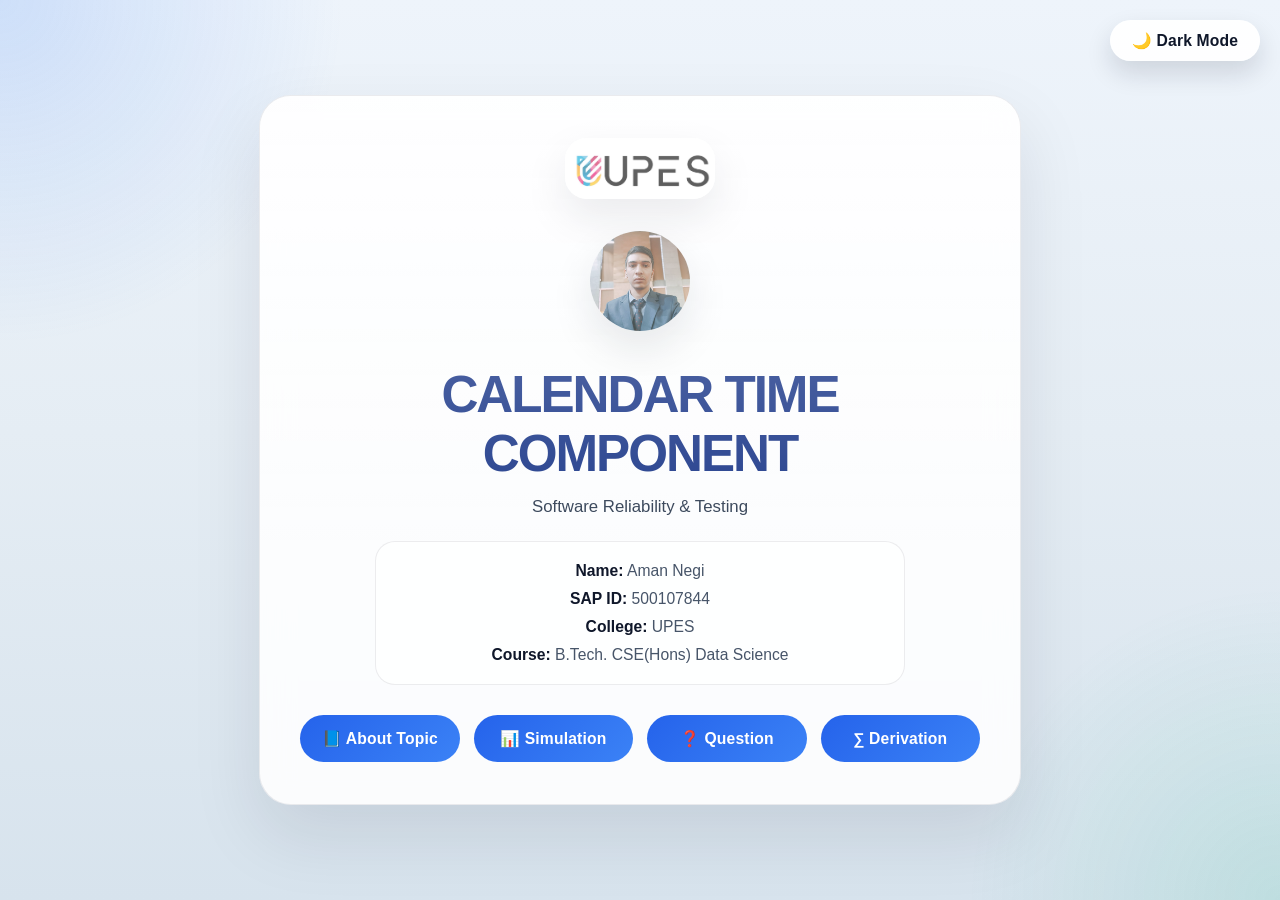
<file: index.html>
<!DOCTYPE html>
<html lang="en">
<head>
    <meta charset="UTF-8">
    <meta name="viewport" content="width=device-width, initial-scale=1.0">
    <title>Software Reliability Project</title>

    <link rel="stylesheet" href="cover.css">
    <script src="theme.js" defer></script>
</head>
<body>

<div class="theme-switcher">
    <button id="themeToggle" class="theme-toggle" onclick="toggleTheme()">🌙 Dark Mode</button>
</div>
<div class="cover-container">

    <!-- LOGO -->
    <img src="UPES.jpg" alt="College Logo" class="logo">
    <img src="profile.jpg" class="profile-pic">
    <!-- BIG TITLE -->
    <h1 class="main-title">CALENDAR TIME COMPONENT</h1>
    <h2 class="subtitle">Software Reliability & Testing</h2>

    <!-- DETAILS -->
    <div class="details">
        <p><b>Name:</b> Aman Negi</p>
        <p><b>SAP ID:</b> 500107844</p>
        <p><b>College:</b> UPES </p>
        <p><b>Course:</b> B.Tech. CSE(Hons) Data Science</p>
    </div>

    <!-- BUTTONS -->
    <div class="buttons">
        <button onclick="goToAbout()">📘 About Topic</button>
        <button onclick="goToSimulation()">📊 Simulation</button>
        <button onclick="goToQuestion()">❓ Question</button>
        <button onclick="goToDerivation()">∑ Derivation</button>
    </div>

</div>

<script>
    function goToAbout() {
        document.body.classList.add("fade-out");
        setTimeout(() => {
            window.location.href = "about.html";
        }, 400);
    }

    function goToSimulation() {
        document.body.classList.add("fade-out");
        setTimeout(() => {
            window.location.href = "simulation.html";
        }, 400);
    }

    function goToQuestion() {
        document.body.classList.add("fade-out");
        setTimeout(() => {
            window.location.href = "question.html";
        }, 400);
    }

    function goToDerivation() {
        document.body.classList.add("fade-out");
        setTimeout(() => {
            window.location.href = "derivation.html";
        }, 400);
    }
</script>

</body>
</html>
</file>
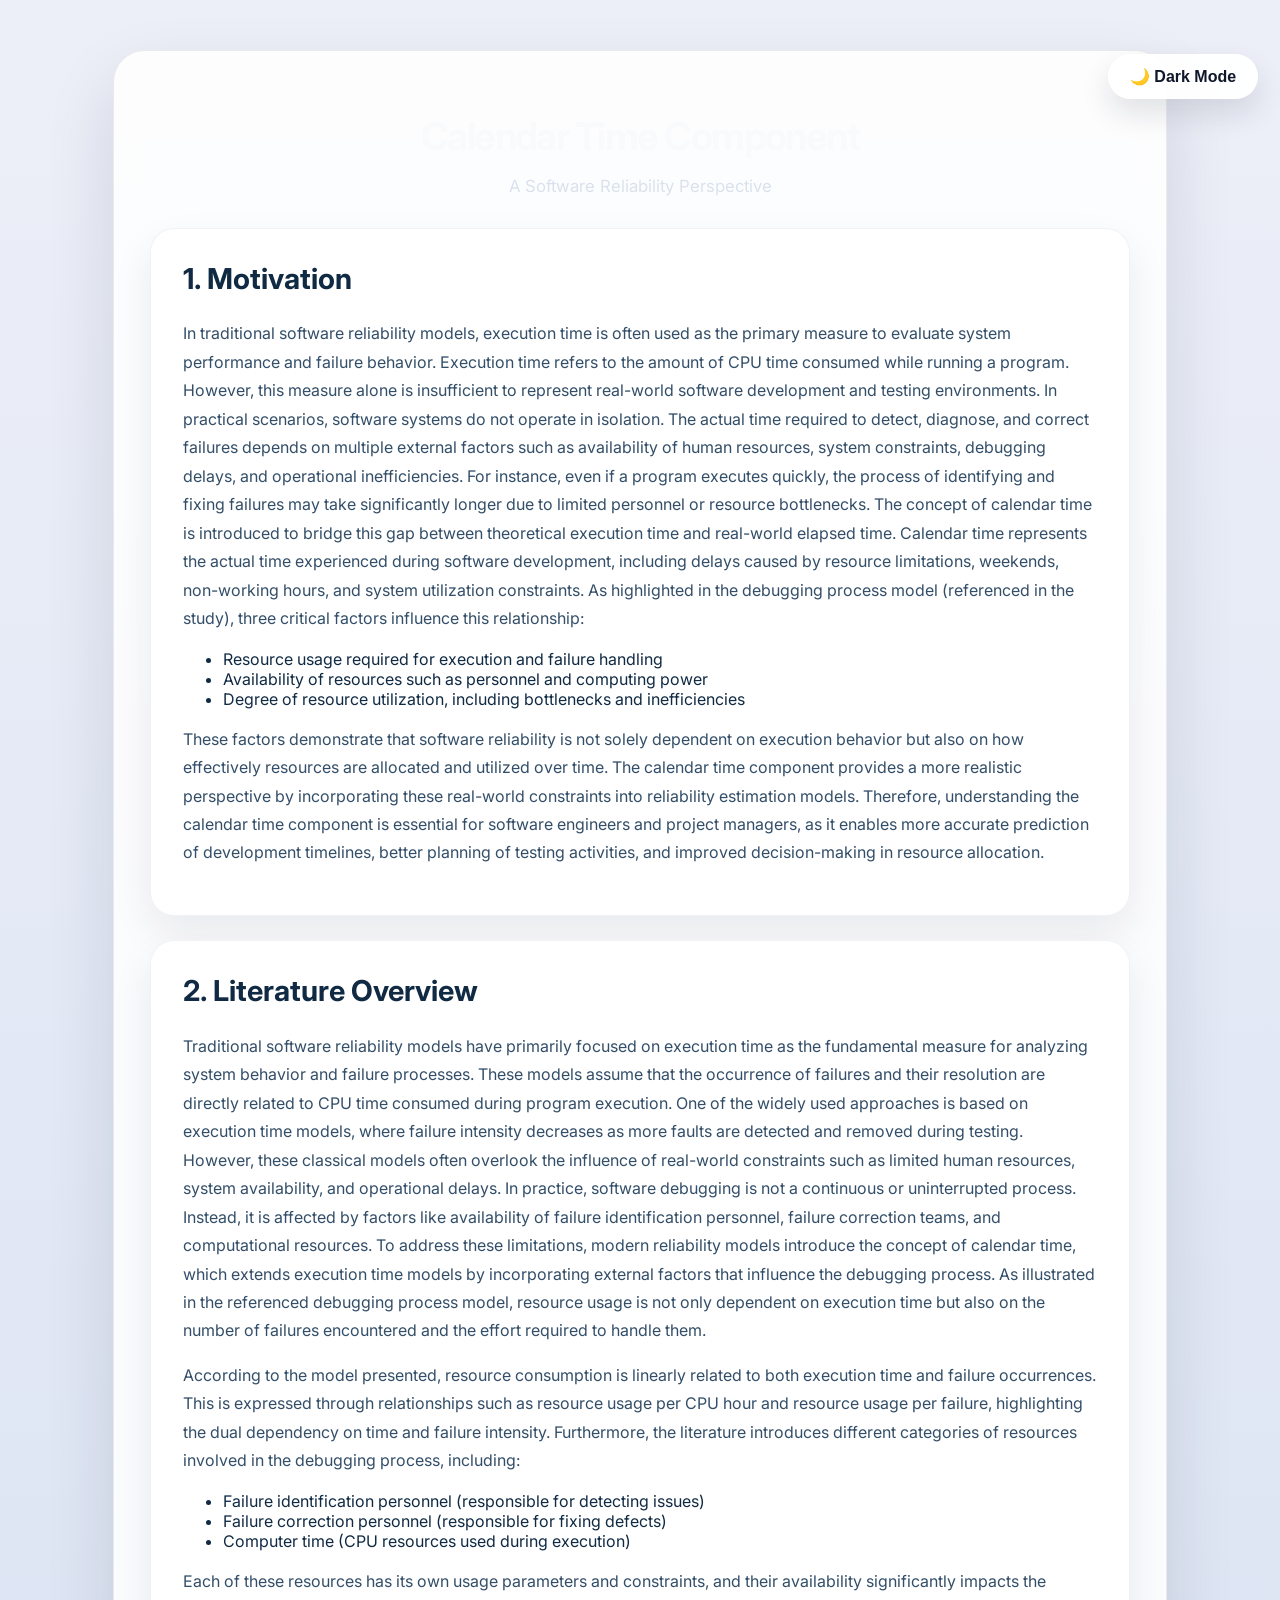
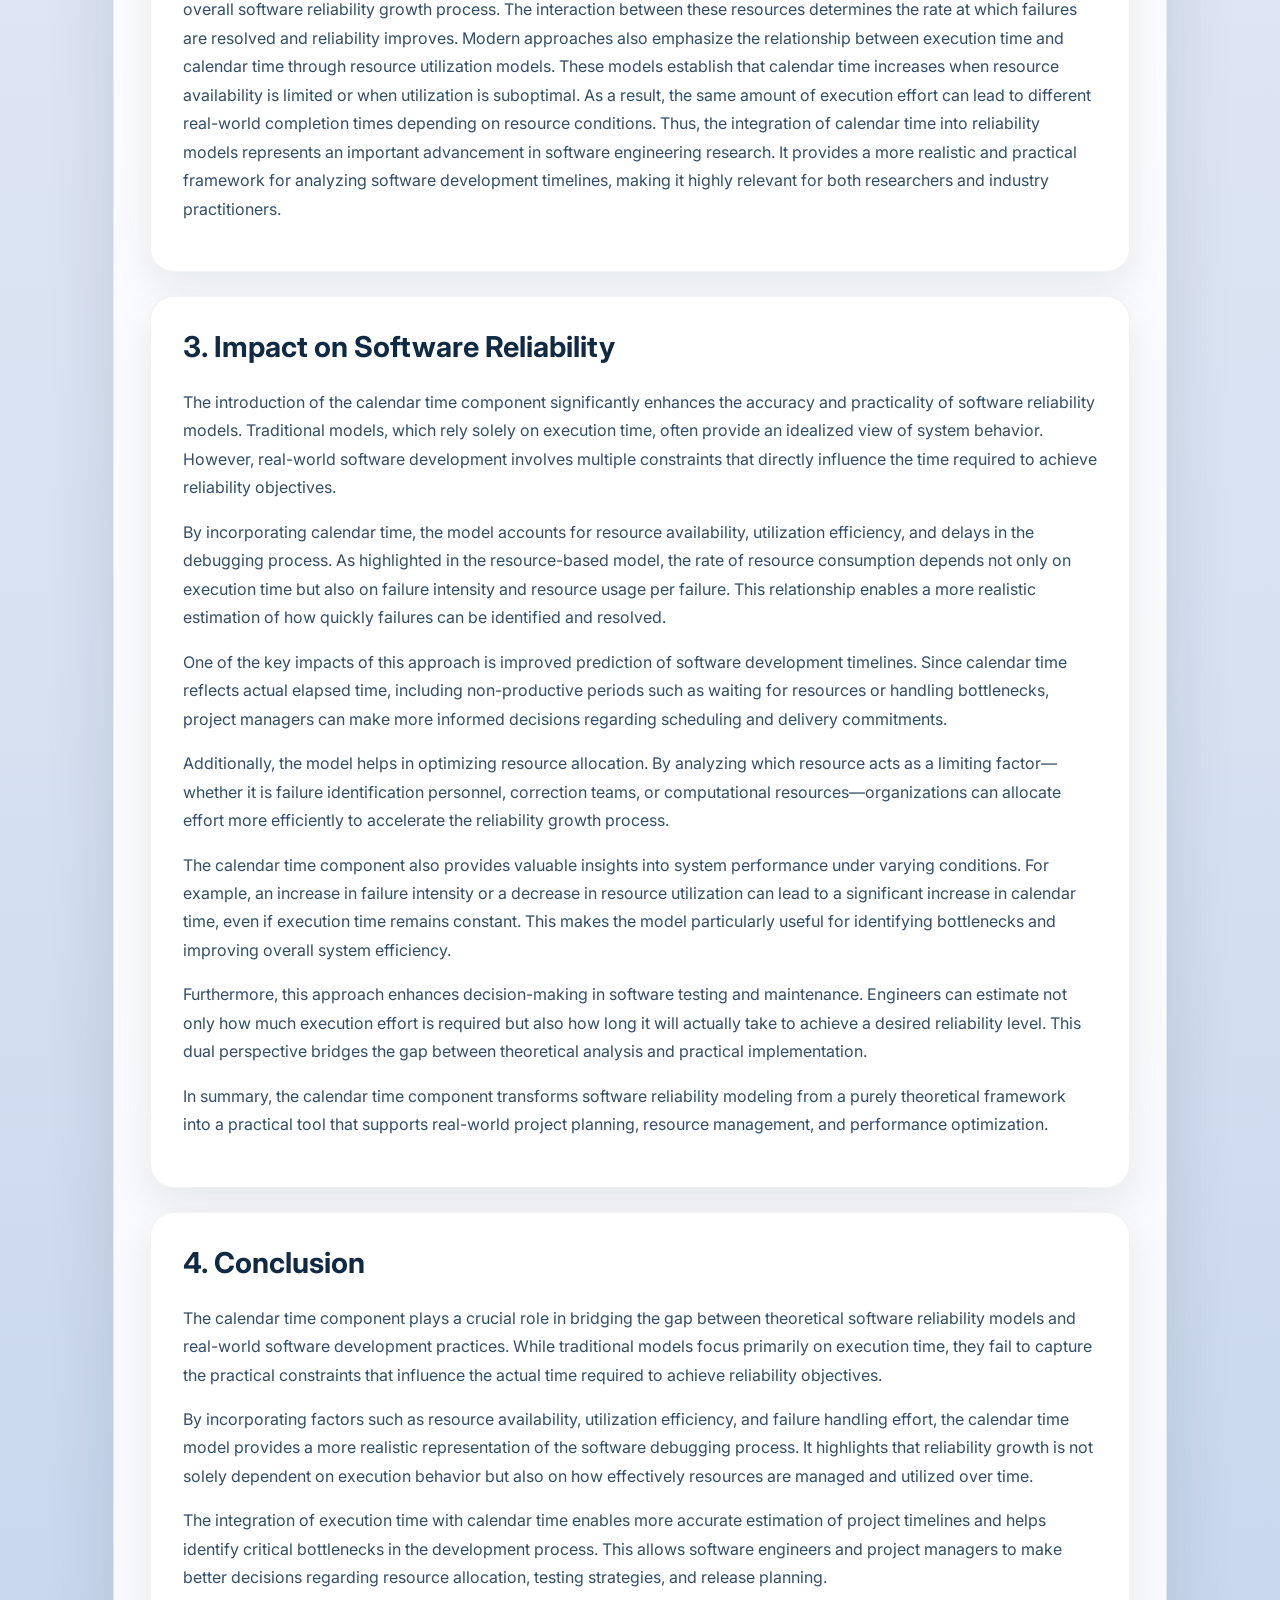
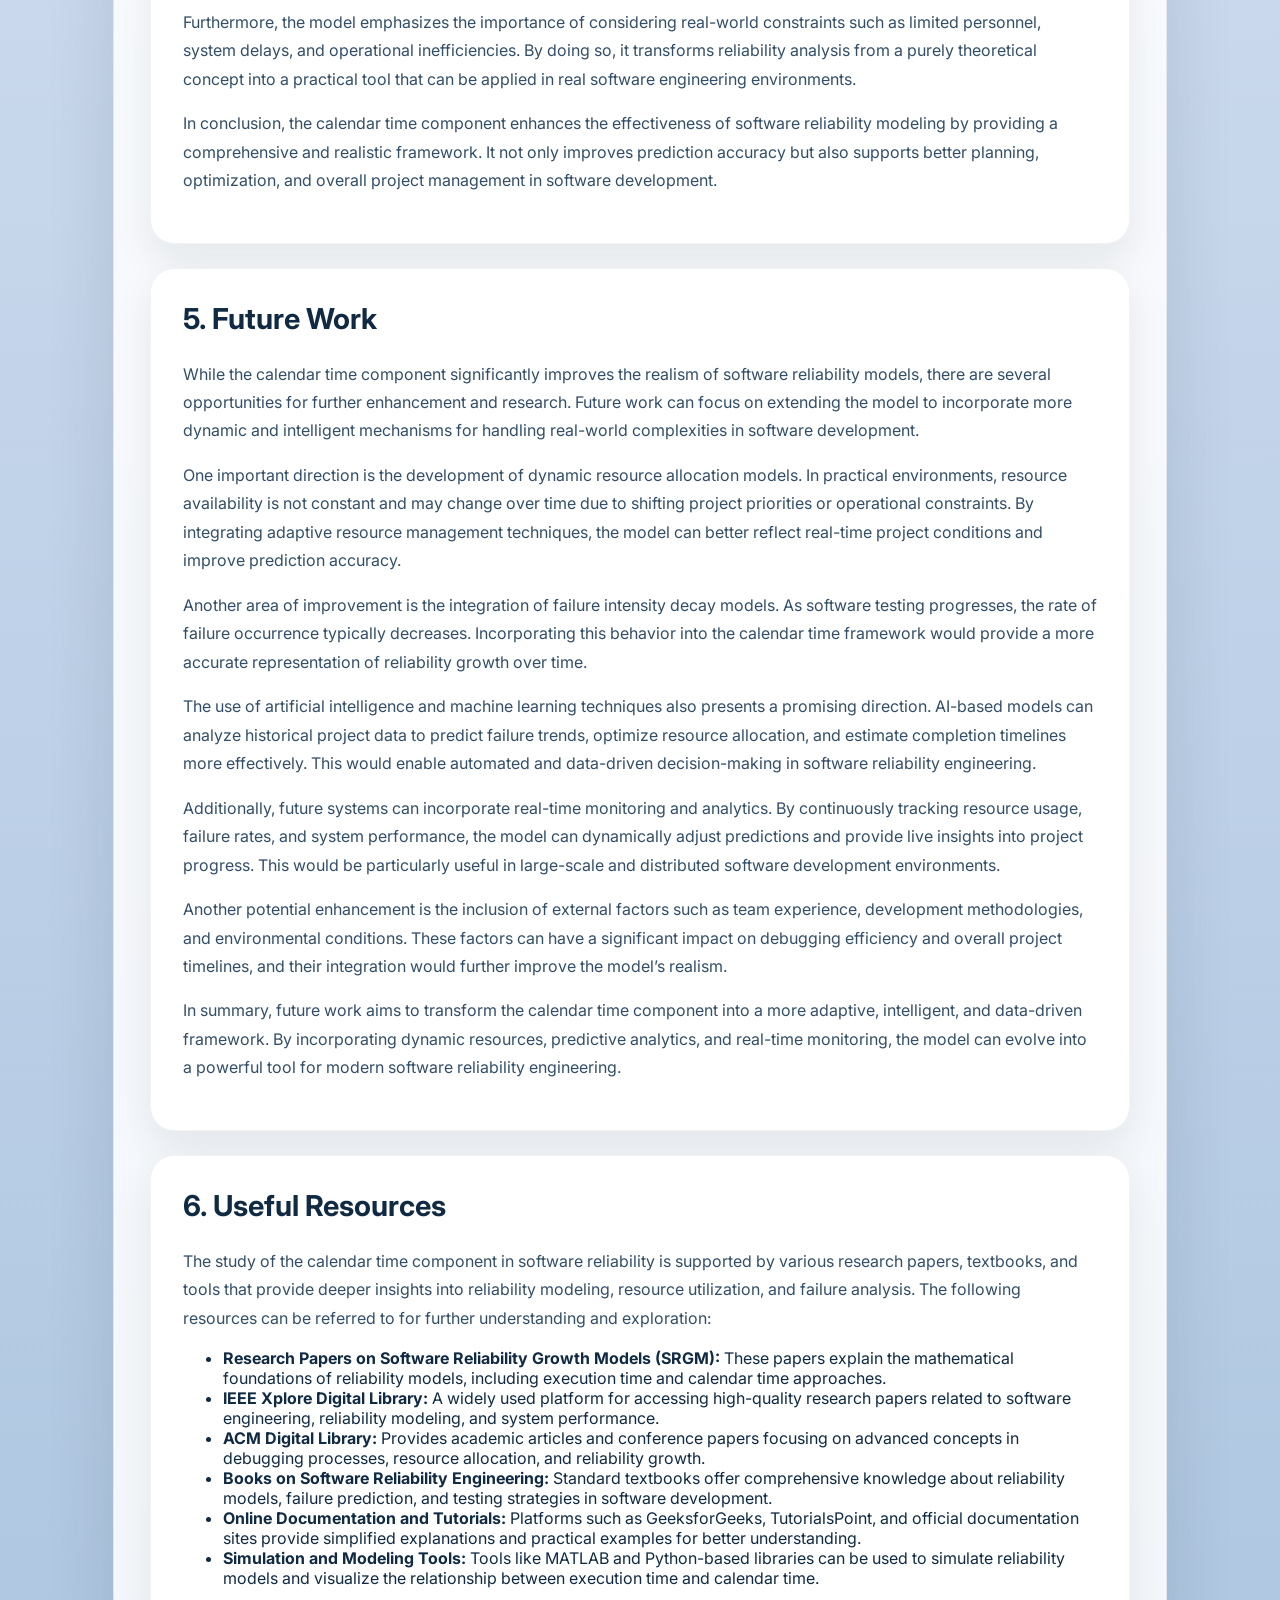
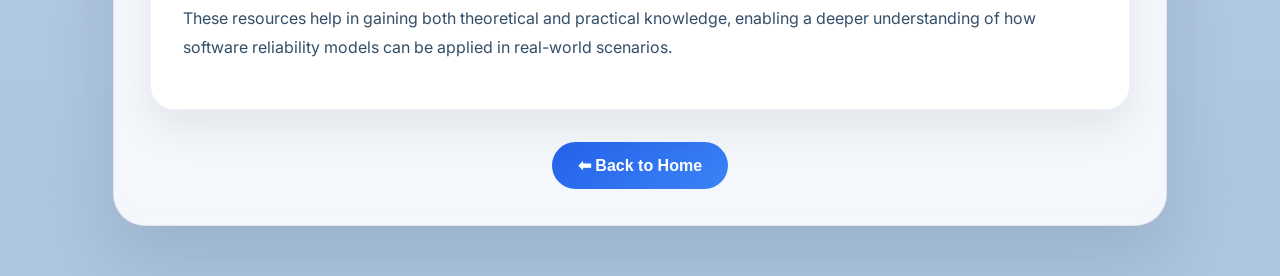
<file: about.html>
<!DOCTYPE html>
<html lang="en">
<head>
    <meta charset="UTF-8">
    <title>About Calendar Time Component</title>
    <link rel="stylesheet" href="about.css">
    <script src="theme.js" defer></script>
</head>
<body>

<div class="theme-switcher">
    <button id="themeToggle" class="theme-toggle" onclick="toggleTheme()">🌙 Dark Mode</button>
</div>
<div class="container">

    <h1 class="title">Calendar Time Component</h1>
    <p class="subtitle">A Software Reliability Perspective</p>

    <!-- SECTION -->
    <div class="card">
        <h2>1. Motivation</h2>
       <p>
    In traditional software reliability models, execution time is often used as the
    primary measure to evaluate system performance and failure behavior. Execution
    time refers to the amount of CPU time consumed while running a program.
    However, this measure alone is insufficient to represent real-world software
    development and testing environments.

    In practical scenarios, software systems do not operate in isolation. The actual
    time required to detect, diagnose, and correct failures depends on multiple
    external factors such as availability of human resources, system constraints,
    debugging delays, and operational inefficiencies. For instance, even if a program
    executes quickly, the process of identifying and fixing failures may take
    significantly longer due to limited personnel or resource bottlenecks.

    The concept of calendar time is introduced to bridge this gap between theoretical
    execution time and real-world elapsed time. Calendar time represents the actual
    time experienced during software development, including delays caused by
    resource limitations, weekends, non-working hours, and system utilization constraints.

    As highlighted in the debugging process model (referenced in the study), three
    critical factors influence this relationship:
</p>

<ul>
    <li>Resource usage required for execution and failure handling</li>
    <li>Availability of resources such as personnel and computing power</li>
    <li>Degree of resource utilization, including bottlenecks and inefficiencies</li>
</ul>

<p>
    These factors demonstrate that software reliability is not solely dependent on
    execution behavior but also on how effectively resources are allocated and
    utilized over time. The calendar time component provides a more realistic
    perspective by incorporating these real-world constraints into reliability
    estimation models.

    Therefore, understanding the calendar time component is essential for software
    engineers and project managers, as it enables more accurate prediction of
    development timelines, better planning of testing activities, and improved
    decision-making in resource allocation.
</p>
    </div>

    <!-- SECTION -->
    <div class="card">
        <h2>2. Literature Overview</h2>
        <p>
    Traditional software reliability models have primarily focused on execution time
    as the fundamental measure for analyzing system behavior and failure processes.
    These models assume that the occurrence of failures and their resolution are
    directly related to CPU time consumed during program execution. One of the
    widely used approaches is based on execution time models, where failure intensity
    decreases as more faults are detected and removed during testing.

    However, these classical models often overlook the influence of real-world
    constraints such as limited human resources, system availability, and operational
    delays. In practice, software debugging is not a continuous or uninterrupted
    process. Instead, it is affected by factors like availability of failure
    identification personnel, failure correction teams, and computational resources.

    To address these limitations, modern reliability models introduce the concept
    of calendar time, which extends execution time models by incorporating external
    factors that influence the debugging process. As illustrated in the referenced
    debugging process model, resource usage is not only dependent on execution time
    but also on the number of failures encountered and the effort required to handle them.
</p>

<p>
    According to the model presented, resource consumption is linearly related to both
    execution time and failure occurrences. This is expressed through relationships
    such as resource usage per CPU hour and resource usage per failure, highlighting
    the dual dependency on time and failure intensity. 

    Furthermore, the literature introduces different categories of resources involved
    in the debugging process, including:
</p>

<ul>
    <li>Failure identification personnel (responsible for detecting issues)</li>
    <li>Failure correction personnel (responsible for fixing defects)</li>
    <li>Computer time (CPU resources used during execution)</li>
</ul>

<p>
    Each of these resources has its own usage parameters and constraints, and their
    availability significantly impacts the overall software reliability growth process.
    The interaction between these resources determines the rate at which failures are
    resolved and reliability improves.

    Modern approaches also emphasize the relationship between execution time and
    calendar time through resource utilization models. These models establish that
    calendar time increases when resource availability is limited or when utilization
    is suboptimal. As a result, the same amount of execution effort can lead to
    different real-world completion times depending on resource conditions.

    Thus, the integration of calendar time into reliability models represents an
    important advancement in software engineering research. It provides a more
    realistic and practical framework for analyzing software development timelines,
    making it highly relevant for both researchers and industry practitioners.
</p>
    </div>

    <!-- SECTION -->
    <div class="card">
        <h2>3. Impact on Software Reliability</h2>
        <p>
    The introduction of the calendar time component significantly enhances the
    accuracy and practicality of software reliability models. Traditional models,
    which rely solely on execution time, often provide an idealized view of system
    behavior. However, real-world software development involves multiple constraints
    that directly influence the time required to achieve reliability objectives.
</p>

<p>
    By incorporating calendar time, the model accounts for resource availability,
    utilization efficiency, and delays in the debugging process. As highlighted in
    the resource-based model, the rate of resource consumption depends not only on
    execution time but also on failure intensity and resource usage per failure.
    
    This relationship enables a more realistic estimation of how quickly failures
    can be identified and resolved.
</p>

<p>
    One of the key impacts of this approach is improved prediction of software
    development timelines. Since calendar time reflects actual elapsed time,
    including non-productive periods such as waiting for resources or handling
    bottlenecks, project managers can make more informed decisions regarding
    scheduling and delivery commitments.
</p>

<p>
    Additionally, the model helps in optimizing resource allocation. By analyzing
    which resource acts as a limiting factor—whether it is failure identification
    personnel, correction teams, or computational resources—organizations can
    allocate effort more efficiently to accelerate the reliability growth process.
</p>

<p>
    The calendar time component also provides valuable insights into system
    performance under varying conditions. For example, an increase in failure
    intensity or a decrease in resource utilization can lead to a significant
    increase in calendar time, even if execution time remains constant. This makes
    the model particularly useful for identifying bottlenecks and improving overall
    system efficiency.
</p>

<p>
    Furthermore, this approach enhances decision-making in software testing and
    maintenance. Engineers can estimate not only how much execution effort is
    required but also how long it will actually take to achieve a desired reliability
    level. This dual perspective bridges the gap between theoretical analysis and
    practical implementation.
</p>

<p>
    In summary, the calendar time component transforms software reliability modeling
    from a purely theoretical framework into a practical tool that supports real-world
    project planning, resource management, and performance optimization.
</p>
    </div>

    <!-- SECTION -->
    <div class="card">
        <h2>4. Conclusion</h2>
        <p>
    The calendar time component plays a crucial role in bridging the gap between
    theoretical software reliability models and real-world software development
    practices. While traditional models focus primarily on execution time, they fail
    to capture the practical constraints that influence the actual time required to
    achieve reliability objectives.
</p>

<p>
    By incorporating factors such as resource availability, utilization efficiency,
    and failure handling effort, the calendar time model provides a more realistic
    representation of the software debugging process. It highlights that reliability
    growth is not solely dependent on execution behavior but also on how effectively
    resources are managed and utilized over time.
</p>

<p>
    The integration of execution time with calendar time enables more accurate
    estimation of project timelines and helps identify critical bottlenecks in the
    development process. This allows software engineers and project managers to make
    better decisions regarding resource allocation, testing strategies, and release
    planning.
</p>

<p>
    Furthermore, the model emphasizes the importance of considering real-world
    constraints such as limited personnel, system delays, and operational inefficiencies.
    By doing so, it transforms reliability analysis from a purely theoretical concept
    into a practical tool that can be applied in real software engineering environments.
</p>

<p>
    In conclusion, the calendar time component enhances the effectiveness of software
    reliability modeling by providing a comprehensive and realistic framework. It not
    only improves prediction accuracy but also supports better planning, optimization,
    and overall project management in software development.
</p>
    </div>

    <!-- SECTION -->
    <div class="card">
        <h2>5. Future Work</h2>
        <p>
    While the calendar time component significantly improves the realism of software
    reliability models, there are several opportunities for further enhancement and
    research. Future work can focus on extending the model to incorporate more
    dynamic and intelligent mechanisms for handling real-world complexities in
    software development.
</p>

<p>
    One important direction is the development of dynamic resource allocation models.
    In practical environments, resource availability is not constant and may change
    over time due to shifting project priorities or operational constraints. By
    integrating adaptive resource management techniques, the model can better
    reflect real-time project conditions and improve prediction accuracy.
</p>

<p>
    Another area of improvement is the integration of failure intensity decay models.
    As software testing progresses, the rate of failure occurrence typically decreases.
    Incorporating this behavior into the calendar time framework would provide a more
    accurate representation of reliability growth over time.
</p>

<p>
    The use of artificial intelligence and machine learning techniques also presents
    a promising direction. AI-based models can analyze historical project data to
    predict failure trends, optimize resource allocation, and estimate completion
    timelines more effectively. This would enable automated and data-driven decision-making
    in software reliability engineering.
</p>

<p>
    Additionally, future systems can incorporate real-time monitoring and analytics.
    By continuously tracking resource usage, failure rates, and system performance,
    the model can dynamically adjust predictions and provide live insights into
    project progress. This would be particularly useful in large-scale and distributed
    software development environments.
</p>

<p>
    Another potential enhancement is the inclusion of external factors such as team
    experience, development methodologies, and environmental conditions. These
    factors can have a significant impact on debugging efficiency and overall project
    timelines, and their integration would further improve the model’s realism.
</p>

<p>
    In summary, future work aims to transform the calendar time component into a
    more adaptive, intelligent, and data-driven framework. By incorporating dynamic
    resources, predictive analytics, and real-time monitoring, the model can evolve
    into a powerful tool for modern software reliability engineering.
</p>
    </div>
    <div class="card">
    <h2>6. Useful Resources</h2>

    <p>
        The study of the calendar time component in software reliability is supported
        by various research papers, textbooks, and tools that provide deeper insights
        into reliability modeling, resource utilization, and failure analysis.
        The following resources can be referred to for further understanding and exploration:
    </p>

    <ul>
        <li>
            <b>Research Papers on Software Reliability Growth Models (SRGM):</b>
            These papers explain the mathematical foundations of reliability models,
            including execution time and calendar time approaches.
        </li>

        <li>
            <b>IEEE Xplore Digital Library:</b>
            A widely used platform for accessing high-quality research papers related
            to software engineering, reliability modeling, and system performance.
        </li>

        <li>
            <b>ACM Digital Library:</b>
            Provides academic articles and conference papers focusing on advanced
            concepts in debugging processes, resource allocation, and reliability growth.
        </li>

        <li>
            <b>Books on Software Reliability Engineering:</b>
            Standard textbooks offer comprehensive knowledge about reliability models,
            failure prediction, and testing strategies in software development.
        </li>

        <li>
            <b>Online Documentation and Tutorials:</b>
            Platforms such as GeeksforGeeks, TutorialsPoint, and official documentation
            sites provide simplified explanations and practical examples for better understanding.
        </li>

        <li>
            <b>Simulation and Modeling Tools:</b>
            Tools like MATLAB and Python-based libraries can be used to simulate
            reliability models and visualize the relationship between execution time
            and calendar time.
        </li>
    </ul>

    <p>
        These resources help in gaining both theoretical and practical knowledge,
        enabling a deeper understanding of how software reliability models can be
        applied in real-world scenarios.
    </p>
</div>


    <button onclick="goHome()">⬅ Back to Home</button>

</div>

<script>
    function goHome() {
        document.body.classList.add("fade-out");
        setTimeout(() => {
            window.location.href = "index.html";
        }, 400);
    }
</script>

</body>
</html>
</file>
<file: cover.css>
/* Body */
body {
    margin: 0;
    min-height: 100vh;
    font-family: 'Segoe UI', sans-serif;
    background: linear-gradient(180deg, #eef4fb 0%, #e5edf4 48%, #d7e3ed 100%);
    display: flex;
    justify-content: center;
    align-items: center;
    color: #0f172a;
    overflow-y: auto;
    transition: background 0.35s ease, color 0.35s ease;
}

body::before {
    content: "";
    position: fixed;
    inset: 0;
    background: radial-gradient(circle at top left, rgba(59,130,246,0.18), transparent 22%),
                radial-gradient(circle at bottom right, rgba(16,185,129,0.12), transparent 20%);
    pointer-events: none;
    transition: opacity 0.35s ease;
}

body.dark-theme {
    background: linear-gradient(180deg, #07121f 0%, #111f33 50%, #15263a 100%);
    color: #e2e8f0;
}

body.dark-theme::before {
    background: radial-gradient(circle at top left, rgba(96,165,250,0.14), transparent 22%),
                radial-gradient(circle at bottom right, rgba(52,211,153,0.10), transparent 18%);
}

.fade-out {
    animation: fadeOut 0.4s forwards;
}

@keyframes fadeOut {
    to { opacity: 0; }
}

/* Container */
.cover-container {
    position: relative;
    text-align: center;
    background: rgba(255,255,255,0.88);
    border: 1px solid rgba(15,23,42,0.08);
    box-shadow: 0 30px 70px rgba(15,23,42,0.10);
    backdrop-filter: blur(16px);
    padding: 42px 40px;
    border-radius: 32px;
    width: min(96%, 680px);
    animation: slideUp 0.8s ease;
    transition: background 0.35s ease, border-color 0.35s ease, box-shadow 0.35s ease;
}

.profile-pic {
    width: 100px;
    aspect-ratio: 1/1;
    border-radius: 50%;
    object-fit: cover;
    display: block;
    margin: 0 auto 28px;
    box-shadow: 0 18px 40px rgba(15,23,42,0.12);
}
.cover-container::before {
    content: "";
    position: absolute;
    inset: 0;
    border-radius: 32px;
    background: linear-gradient(180deg, rgba(255,255,255,0.45), transparent 65%);
    pointer-events: none;
    transition: background 0.35s ease;
}

body.dark-theme .cover-container {
    background: rgba(10, 20, 36, 0.92);
    border-color: rgba(148,163,184,0.18);
    box-shadow: 0 30px 70px rgba(0,0,0,0.24);
}

body.dark-theme .cover-container::before {
    background: linear-gradient(180deg, rgba(255,255,255,0.08), transparent 65%);
}

.theme-switcher {
    position: fixed;
    top: 20px;
    right: 20px;
    z-index: 1000;
}

.theme-toggle {
    display: inline-flex;
    align-items: center;
    justify-content: center;
    min-width: 150px;
    padding: 10px 18px;
    border-radius: 999px;
    border: 1px solid rgba(255,255,255,0.18);
    background: rgba(255,255,255,0.92);
    color: #0f172a;
    font-weight: 700;
    box-shadow: 0 12px 26px rgba(15,23,42,0.14);
    transition: transform 0.25s ease, box-shadow 0.25s ease, background 0.25s ease, color 0.25s ease;
}

.theme-toggle:hover {
    transform: translateY(-1px);
}

body.dark-theme .theme-toggle {
    background: rgba(30,41,59,0.92);
    color: #e2e8f0;
    border-color: rgba(148,163,184,0.22);
}

body.dark-theme .main-title {
    color: #bfdbfe;
}

body.dark-theme .subtitle {
    color: #cbd5e1;
}

body.dark-theme .details {
    background: rgba(15,23,42,0.62);
    border-color: rgba(148,163,184,0.18);
}

body.dark-theme .details p {
    color: #cbd5e1;
}

body.dark-theme .details p b {
    color: #ffffff;
}

@media (max-width: 640px) {
    .theme-switcher {
        position: static;
        margin: 0 auto 18px;
    }
}

@keyframes slideUp {
    from {
        transform: translateY(30px);
        opacity: 0;
    }
    to {
        transform: translateY(0);
        opacity: 1;
    }
}

/* Logo */
.logo {
    width: 150px;
    max-width: 80%;
    height: auto;
    margin-bottom: 28px;
    border-radius: 22px;
    box-shadow: 0 18px 40px rgba(15,23,42,0.12);
}

/* BIG TITLE */
.main-title {
    font-size: clamp(2.4rem, 4vw, 3.5rem);
    font-weight: 800;
    letter-spacing: -0.04em;
    margin-bottom: 12px;
    color: #1e3a8a;
}

/* Subtitle */
.subtitle {
    font-size: 1.05rem;
    font-weight: 500;
    margin-bottom: 24px;
    color: #334155;
}

/* Details */
.details {
    display: grid;
    gap: 10px;
    margin: 0 auto;
    max-width: 480px;
    padding: 20px 24px;
    background: rgba(255,255,255,0.74);
    border: 1px solid rgba(15,23,42,0.08);
    border-radius: 20px;
    transition: background 0.35s ease, border-color 0.35s ease, color 0.35s ease;
}

body.dark-theme .subtitle {
    color: #cbd5e1;
}

body.dark-theme .details {
    background: rgba(15,23,42,0.74);
    border-color: rgba(148,163,184,0.18);
}

.details p {
    margin: 0;
    font-size: 0.98rem;
    color: #475569;
}

.details p b {
    color: #0f172a;
}

body.dark-theme .details p {
    color: #e2e8f0;
}

body.dark-theme .details p b {
    color: #ffffff;
}

/* Buttons */
.buttons {
    margin-top: 30px;
    display: flex;
    justify-content: center;
    gap: 14px;
    flex-wrap: nowrap;
}

button {
    flex: 1 1 170px;
    min-width: 150px;
    padding: 14px 20px;
    border: none;
    border-radius: 999px;
    background: linear-gradient(135deg, #2563eb, #3b82f6);
    color: white;
    font-size: 0.98rem;
    font-weight: 700;
    letter-spacing: 0.01em;
    cursor: pointer;
    white-space: nowrap;
    transition: transform 0.25s ease, box-shadow 0.25s ease, background 0.25s ease, color 0.25s ease;
}

button:hover {
    transform: translateY(-1px);
    box-shadow: 0 16px 35px rgba(37,99,235,0.20);
    background: linear-gradient(135deg, #1d4ed8, #2563eb);
}

body.dark-theme button {
    background: linear-gradient(135deg, #1e3a8a, #2563eb);
}

body.dark-theme button:hover {
    background: linear-gradient(135deg, #1d4ed8, #2563eb);
    box-shadow: 0 18px 38px rgba(37,99,235,0.25);
}

button:focus-visible {
    outline: 3px solid rgba(59,130,246,0.25);
    outline-offset: 4px;
}

@media (max-width: 680px) {
    .cover-container {
        padding: 28px 24px;
    }

    .main-title {
        font-size: 2.4rem;
    }

    .details {
        padding: 18px 18px;
    }

    button {
        width: 100%;
    }
}
</file>
<file: about.css>
@import url('https://fonts.googleapis.com/css2?family=Inter:wght@400;500;600;700;800&display=swap');

/* Body */
body {
    margin: 0;
    font-family: 'Inter', 'Segoe UI', sans-serif;
    background: linear-gradient(180deg, #edeff8 0%, #d7e1f2 45%, #acc5e0 100%);
    color: #102a43;
    min-height: 100vh;
    transition: background 0.35s ease, color 0.35s ease;
}

body::selection {
    background: rgba(37,99,235,0.18);
    color: #102a43;
}

.theme-switcher {
    position: fixed;
    top: 22px;
    right: 22px;
    z-index: 1000;
}

.theme-toggle {
    display: inline-flex;
    align-items: center;
    justify-content: center;
    min-width: 150px;
    padding: 12px 18px;
    border-radius: 999px;
    border: 1px solid rgba(255,255,255,0.86);
    background: rgba(255,255,255,0.95);
    color: #0f172a;
    font-weight: 700;
    box-shadow: 0 14px 30px rgba(15,23,42,0.12);
    transition: transform 0.25s ease, box-shadow 0.25s ease, background 0.25s ease, color 0.25s ease;
}

.theme-toggle:hover {
    transform: translateY(-1px);
}

body.dark-theme {
    background: linear-gradient(180deg, #07121f 0%, #111f33 42%, #15263a 100%);
    color: #e2e8f0;
}

body.dark-theme::selection {
    background: rgba(96,165,250,0.28);
    color: #e2e8f0;
}

body.dark-theme .theme-toggle {
    background: rgba(15,23,42,0.96);
    color: #e2e8f0;
    border-color: rgba(148,163,184,0.22);
}

body.dark-theme .title,
body.dark-theme .subtitle,
body.dark-theme .card h2,
body.dark-theme .formula,
body.dark-theme th,
body.dark-theme td,
body.dark-theme p {
    color: #e2e8f0;
}

body.dark-theme .container {
    background: rgba(15,23,42,0.92);
    border: 1px solid rgba(71,85,105,0.22);
    box-shadow: 0 28px 65px rgba(0,0,0,0.28);
}

body.dark-theme .card {
    background: rgba(15,23,42,0.88);
    box-shadow: 0 16px 38px rgba(0,0,0,0.28);
}

body.dark-theme .highlight {
    background: rgba(59,130,246,0.10);
    border-left-color: #93c5fd;
}

body.dark-theme button {
    background: linear-gradient(135deg, #1e3a8a, #2563eb);
}

body.dark-theme button:hover {
    background: linear-gradient(135deg, #2563eb, #1d4ed8);
}

/* Container */
.container {
    width: min(96%, 980px);
    margin: 50px auto;
    padding: 36px;
    background: rgba(255,255,255,0.86);
    border: 1px solid rgba(15,23,42,0.08);
    border-radius: 32px;
    box-shadow: 0 30px 70px rgba(15,23,42,0.12);
    backdrop-filter: blur(12px);
}

/* Title */
.title {
    text-align: center;
    color: #f8fafc;
    font-size: clamp(2.4rem, 3vw, 3.6rem);
    margin-bottom: 10px;
    letter-spacing: -0.04em;
}

.subtitle {
    text-align: center;
    color: #d9e2ec;
    font-size: 1.05rem;
    margin-bottom: 32px;
}

/* Cards */
.card {
    background: #ffffff;
    padding: 32px;
    border-radius: 24px;
    margin-bottom: 24px;
    box-shadow: 0 18px 40px rgba(15,23,42,0.08);
    border: 1px solid rgba(148,163,184,0.14);
    transform: translateY(16px);
    opacity: 0;
    animation: slideUp 0.6s forwards;
}

.card:nth-of-type(2) { animation-delay: 0.08s; }
.card:nth-of-type(3) { animation-delay: 0.16s; }
.card:nth-of-type(4) { animation-delay: 0.24s; }
.card:nth-of-type(5) { animation-delay: 0.32s; }

.card h2 {
    margin-top: 0;
    color: #102a43;
    font-size: 1.8rem;
}

.card p {
    font-size: 1rem;
    line-height: 1.78;
    color: #334e68;
}

/* Highlight card */
.highlight {
    border-left: 6px solid #2563eb;
    background: linear-gradient(180deg, rgba(59,130,246,0.12), rgba(255,255,255,0.95));
}

/* Formula */
.formula {
    font-size: 1rem;
    font-weight: 700;
    color: #1d4ed8;
    margin: 18px 0;
}

/* Button */
button {
    display: block;
    margin: 32px auto 0;
    padding: 14px 26px;
    border: none;
    border-radius: 999px;
    background: linear-gradient(135deg, #2563eb, #3b82f6);
    color: white;
    font-size: 1rem;
    font-weight: 700;
    cursor: pointer;
    transition: transform 0.25s ease, box-shadow 0.25s ease, background 0.25s ease;
}

button:hover {
    transform: translateY(-1px);
    box-shadow: 0 18px 40px rgba(59,130,246,0.24);
}

/* Table */
table {
    width: 100%;
    border-collapse: collapse;
    margin-top: 22px;
    font-size: 0.98rem;
}

th,
td {
    border: 1px solid rgba(148,163,184,0.30);
    padding: 16px 14px;
    text-align: center;
}

th {
    background: rgba(59,130,246,0.14);
    color: #1e3a8a;
}

/* Animations */
@keyframes slideUp {
    to {
        transform: translateY(0);
        opacity: 1;
    }
}

@keyframes fadeIn {
    from { opacity: 0; }
    to { opacity: 1; }
}

.fade-out {
    animation: fadeOut 0.4s forwards;
}

@keyframes fadeOut {
    to { opacity: 0; }
}

@media (max-width: 800px) {
    .container {
        padding: 26px 20px;
        margin: 30px auto;
    }

    .theme-switcher {
        position: static;
        margin: 0 auto 18px;
        text-align: center;
    }

    .theme-toggle {
        width: min(100%, 260px);
    }

    .card {
        padding: 24px;
    }
}

@media (max-width: 520px) {
    .container {
        padding: 20px 16px;
    }

    .title {
        font-size: 2.2rem;
    }

    .card {
        padding: 20px;
    }
}
</file>
